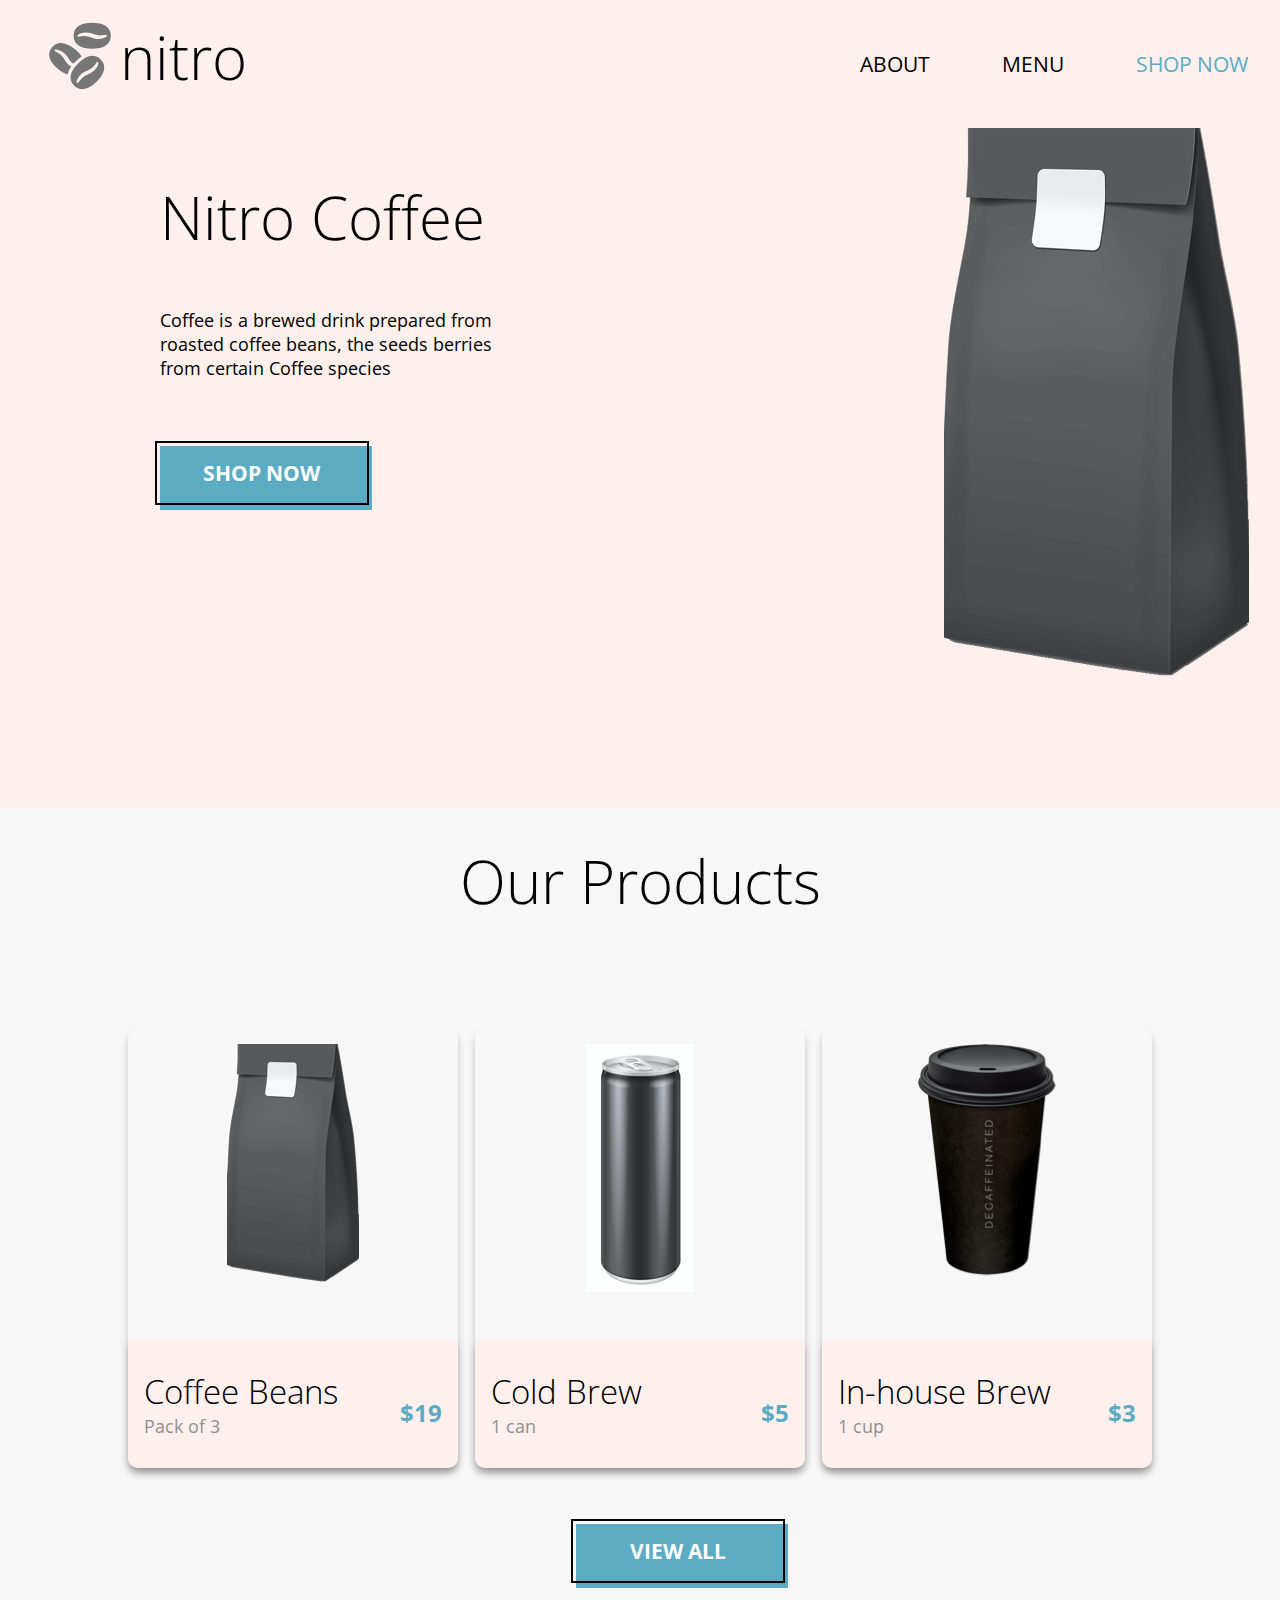
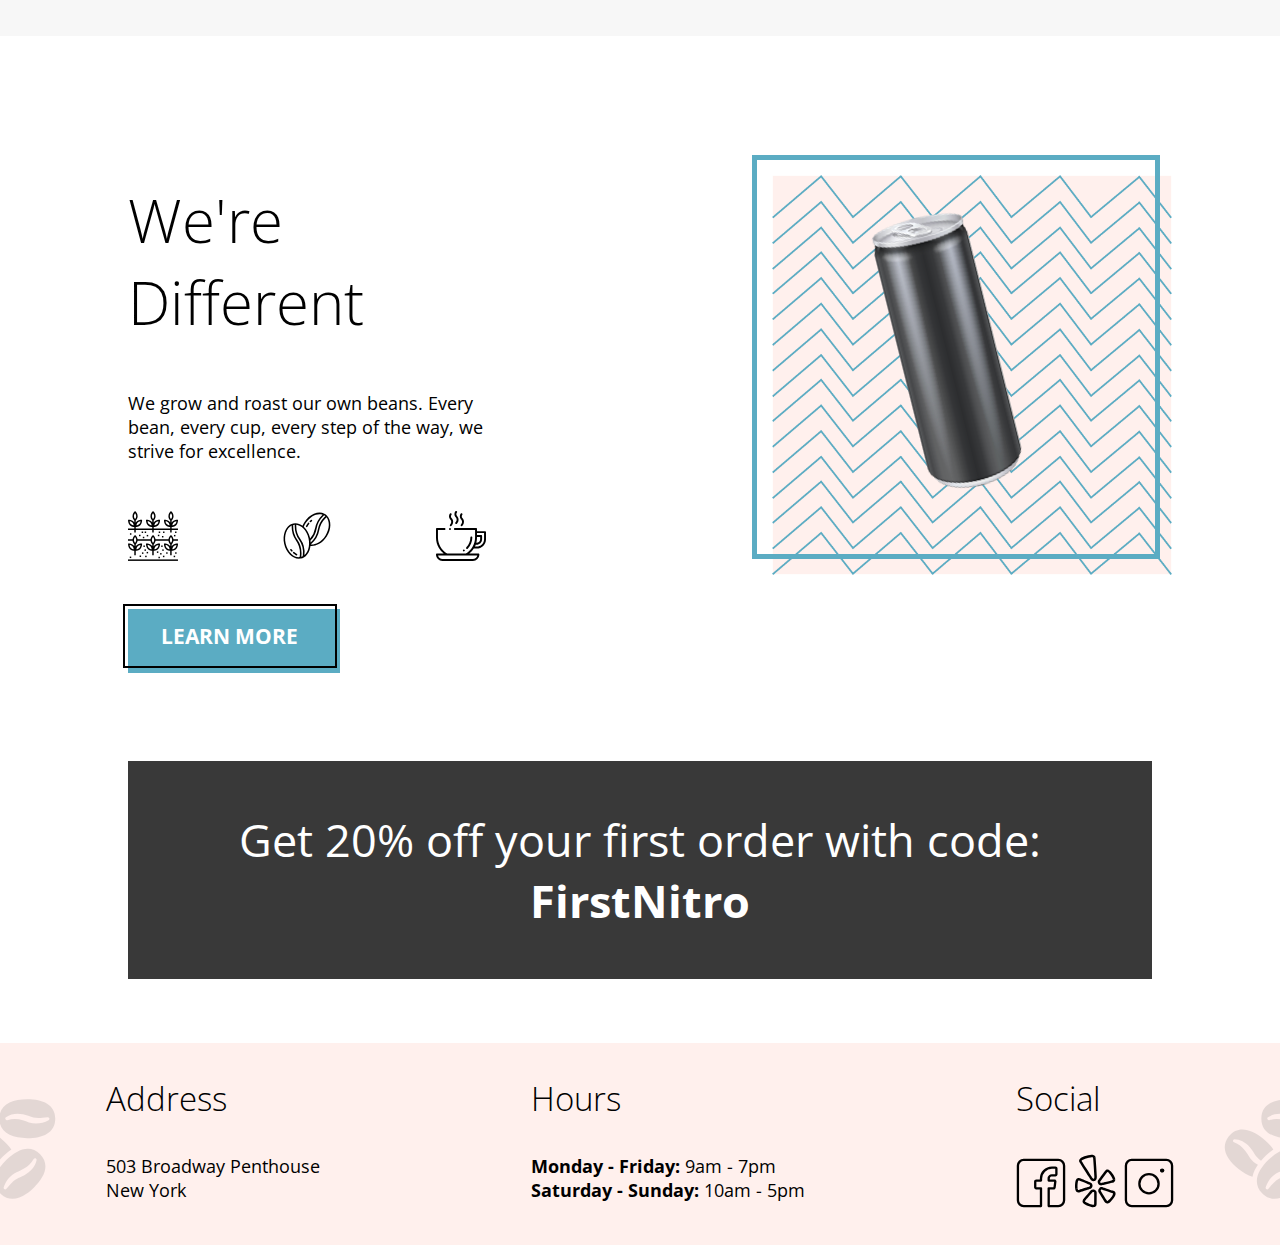
<file: index.html>
<!DOCTYPE html>
<html lang="en">
  <head>
    <meta charset="UTF-8" />
    <meta name="viewport" content="width=device-width, initial-scale=1.0" />
    <link
      href="https://fonts.googleapis.com/css2?family=Open+Sans:ital,wght@0,300;0,400;0,600;0,700;1,400&display=swap"
      rel="stylesheet"
    />
    <link rel="stylesheet" href="./scss/landing.css" />
    <title>Coffee Shop - Home</title>
  </head>
  <body>
    <header>
<!-- Navigation bar -->
      <section class="nav">
        <div class="nav__heading">
          <a class= "nav__logo__link" href= ../index.html ><img class="nav__logo" src="../assets/logos/coffee-beans-logo-and-footer.svg" alt="coffee bean logo"/></a>
          <h1 class="nav__heading--text"><a href="../index.html">nitro</a></h1>
        </div>
        <ul class="nav__list">
          <li class="nav__item"><a class="nav__link" href="../index.html">ABOUT</a></li>
          <li class="nav__item"><a class="nav__link" href="../pages/menu.html">MENU</a></li>
          <li class="nav__item"><a class="nav__link  nav__item--highlight" href="../pages/menu.html">SHOP NOW</a></li>
        </ul>
      </header>
<!-- Hero section -->
<main>
      <div class="intro">
        <div class="intro__title">
          <h2 class="intro__title--text">Nitro Coffee</h2>
          <p class="intro__title--content">
            Coffee is a brewed drink prepared from roasted coffee beans, the seeds
            berries from certain Coffee species
            </p>
            <div class="button-wrap">
              <div class="button-wrap__background"></div>
              <div class="button">
              <a class="intro__title--link" href ="./pages/menu.html">
              SHOP NOW
            </a>
              </div>
            </div>
        </div>
        <div class="intro__title intro__title--image">
          <img src="./assets/images/coffeebeans-hero.png" alt="coffee bag"/>
          </div>
      </div>
<!-- Products card -->
      <section class="products">
        <h2 class="products__title">Our Products</h2>
        <section class="products__card--container">
        <section class="products__card">
        <img class="products__image" src="./assets/images/coffeebeans.png" alt="coffee beans" />
        <div class="products__description">
          <div class="products__description--box">
          <h3 class="products__name">Coffee Beans</h3>
          <p class="products__quantity">Pack of 3</p>
        </div>
          <p class="products__price">$19</p>
        </div>
      </section>
      <section class="products__card">
        <img class="products__image" src="./assets/images/coldbrew.png" alt="cold brew" />
        <div class="products__description">
          <div class="products__description--box">
        <h3 class="products__name">Cold Brew</h3>
        <p class="products__quantity">1 can</p>
        </div>
        <p class="products__price">$5</p>
        </div>
      </section>
      <section class="products__card">
        <img class="products__image" src="./assets/images/inhousebrew.png" alt="in-house brew" />
        <div class="products__description">
          <div class="products__description--box">
        <h3 class="products__name">In-house Brew</h3>
        <p class="products__quantity">1 cup</p>
        </div>
        <p class="products__price">$3</p>
      </div>
    </section>
        </section>
        <section class="products__view">
          <div class="button-wrap">
            <div class="button-wrap__background"></div>
            <div class="button">
          <a class="products__link" href="./pages/menu.html">VIEW ALL</a>
          </div>
          </div>
        </section>
        </section>
<!-- Discount part -->
      <section class="discount">
        <div class="discount__content">
          <h2 class="discount__content--title">We're Different</h2>
          <p class="discount__content--text">We grow and roast our own beans. Every bean, every cup, every step of the way, we strive for excellence.</p>
          <div class="discount__content--pics">
              <img class="icon" src="./assets/logos/planting.svg" alt="tree plant">
              <img class="icon" src="./assets/logos/coffee-beans.svg" alt="coffee bean">
              <img class="icon" src="./assets/logos/coffee-cup.svg" alt="coffee cup">
          </div>
          <section class="discount__view">
            <div class="button-wrap">
              <div class="button-wrap__background"></div>
              <div class="button">
            <a class="discount__link" href="./pages/menu.html">LEARN MORE</a>
              </div>
            </div>
          </section>
        </div>
        <div class="discount__background">
          <div class="discount__images--wrap"></div>
          <img class="discount__images" src="./assets/images/tiltedcan.png" alt="tilted can">
          <div class="discount__background--pic"></div>
        </div>
      </section>
      <p class="discount__text">
        Get 20% off your first order with code:
        <span class="discount__code bold">FirstNitro</span>
      </p>

    </main>


    <footer>
<!-- Footer -->
<img class="contact__icon contact__icon--left" src="./assets/logos/coffee-beans-logo-and-footer.svg" alt="logo">
<img class="contact__icon contact__icon--right" src="./assets/logos/coffee-beans-logo-and-footer.svg" alt="logo">
      <section class="contact">
        <section class="contact__address">
          <h3>Address</h3>
          <p>503 Broadway Penthouse<br />New York</p>
        </section>
        <section class="contact__hours">
          <h3>Hours</h3>
          <p>
            <span class="bold">Monday - Friday:</span> 9am - 7pm<br />
            <span class="bold">Saturday - Sunday:</span> 10am - 5pm
          </p>
        </section>
        <section class="contact__social">
          <h3>Social</h3>
          <a href="https://facebook.com"><img class="contact__social--icon icon" src="./assets/logos/Facebook-Icon.svg" alt="facebook"/></a>
          <a href="https://yelp.com"><img class="contact__social--icon icon" src="./assets/logos/Yelp-Icon.svg" alt="yelp" /></a>
          <a href="https://instagram.com"><img class="contact__social--icon icon" src="./assets/logos/Instagram-Icon.svg" alt="instagram" /></a>
        </section>
      </section>
    </footer>
  </body>
</html>
</file>
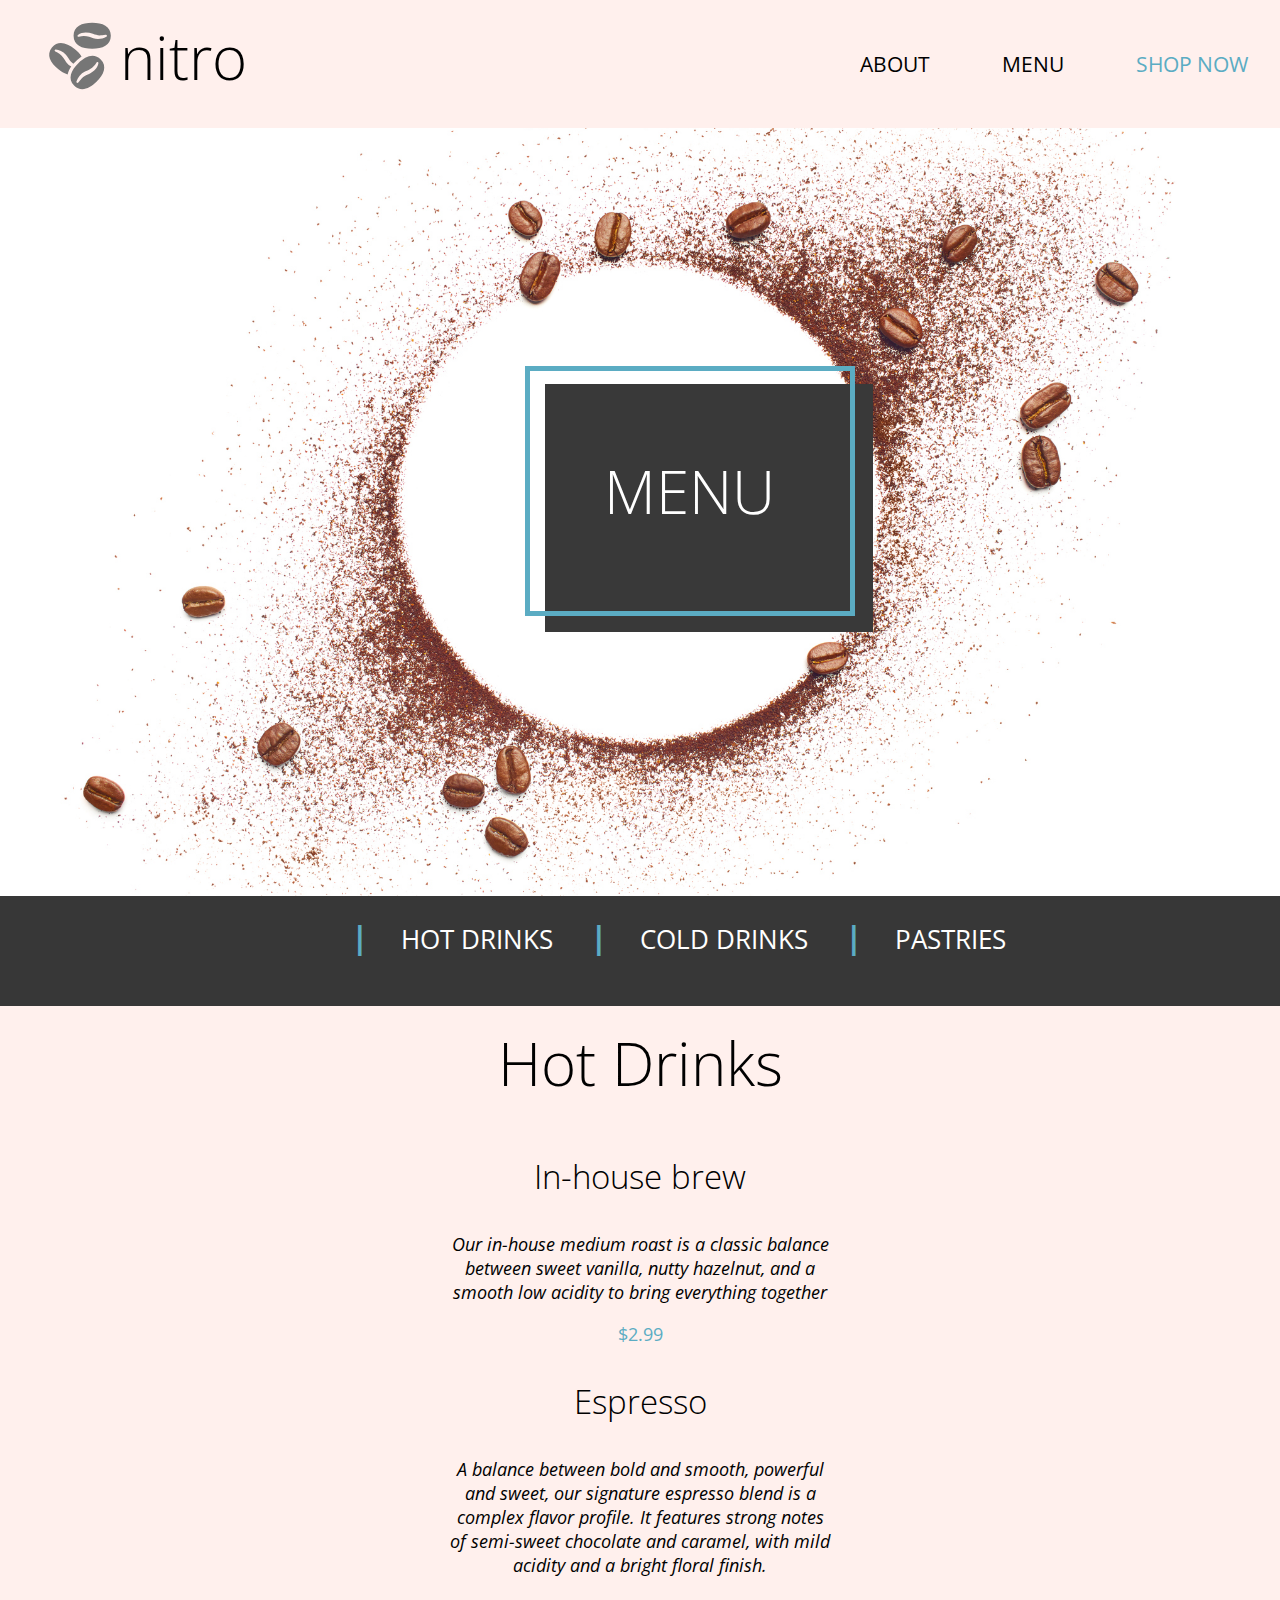
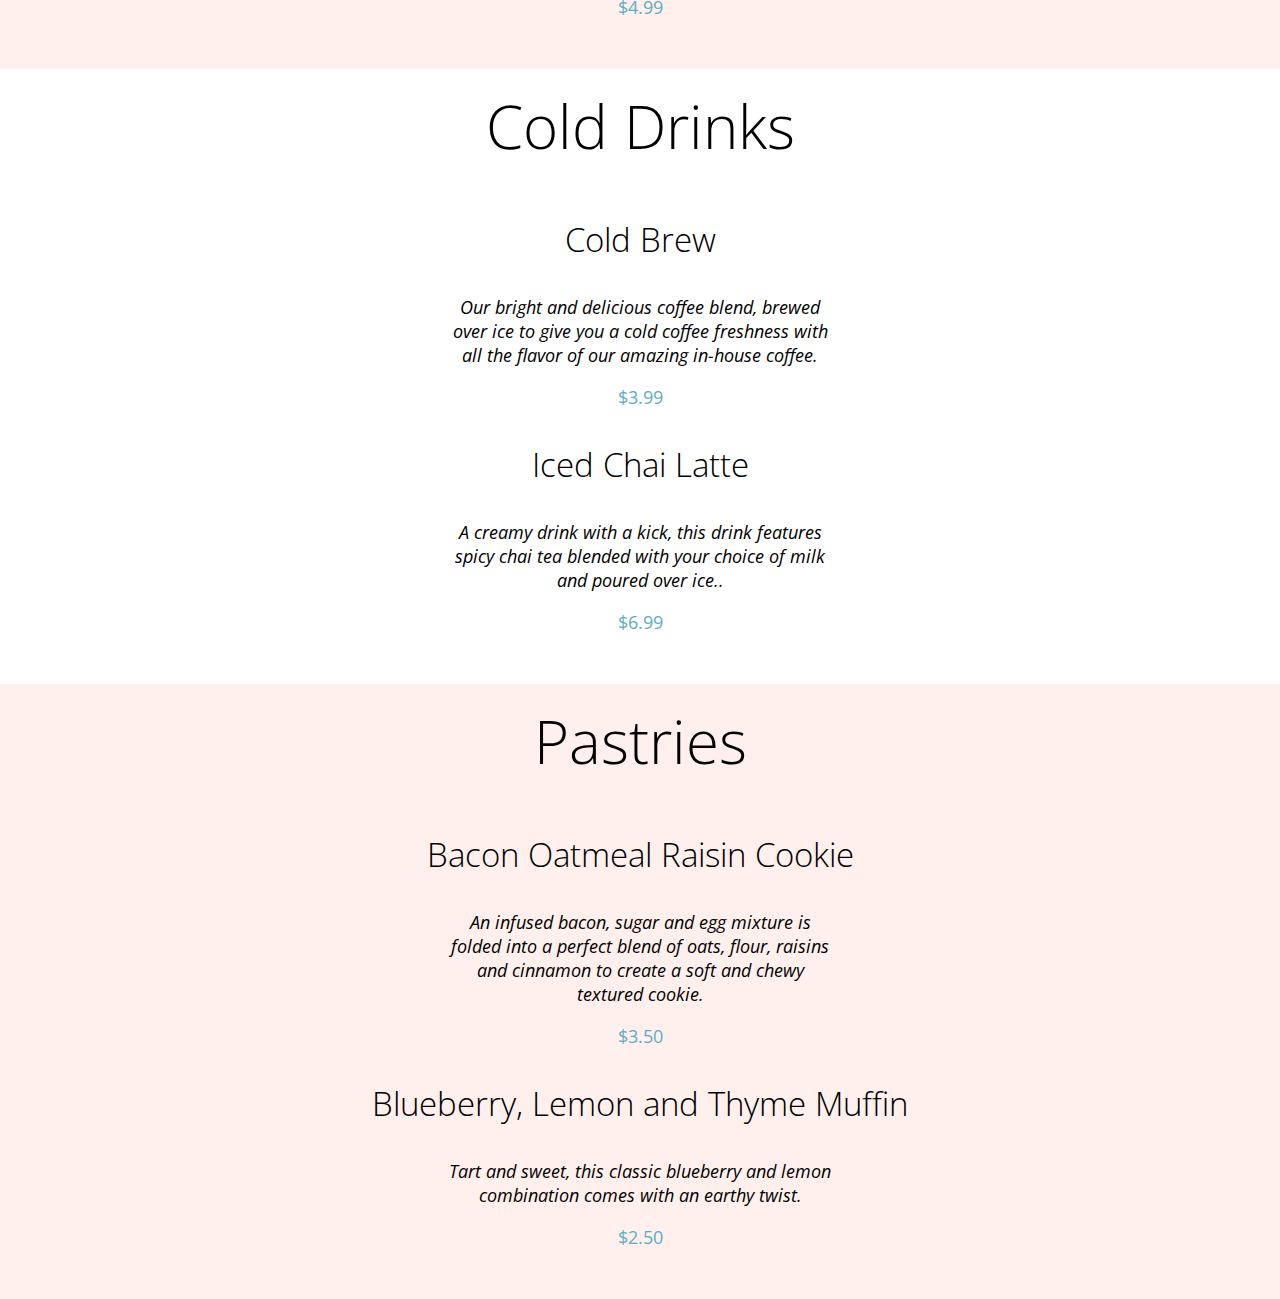
<file: pages/menu.html>
<!DOCTYPE html>
<html lang="en">
<head>
    <meta charset="UTF-8">
    <meta name="viewport" content="width=device-width, initial-scale=1.0">
    <link href="https://fonts.googleapis.com/css2?family=Open+Sans:ital,wght@0,300;0,400;0,600;0,700;1,400&display=swap" rel="stylesheet">
    <link rel="stylesheet" href="../scss/menu.css">
    <title>Coffee Shop - Menu</title>
</head>
<body>
    <header>
        <section class="nav">
            <div class="nav__heading">
            <a class= "nav__logo__link" href= ../index.html ><img class="nav__logo" src="../assets/logos/coffee-beans-logo-and-footer.svg" alt="coffee bean logo"/></a>
            <h1 class="nav__heading--text"><a href="../index.html">nitro</a></h1>
            </div>
            <ul class="nav__list">
              <li class="nav__item"><a class="nav__link" href="../index.html">ABOUT</a></li>
              <li class="nav__item"><a class="nav__link" href="../pages/menu.html">MENU</a></li>
              <li class="nav__item"><a class="nav__link  nav__item--highlight" href="../pages/menu.html">SHOP NOW</a></li>
            </ul>
    </header>
    <main>
          </section>
        <section class="menu-background">
            <div class="menu-title">
                <div class="menu-title__wrap"></div>
                <h1 class="menu-title__text">MENU</h1>
            </div>
        </section>
    <section class="sub-nav">    
        <ul class="sub-nav__list">
            <li class="sub-nav__item"><a class="sub-nav__link" href="./menu.html#hot-drinks"><span class="sub-nav__link--border">|</span>Hot Drinks</a></li>
            <li class="sub-nav__item"><a class="sub-nav__link" href="./menu.html#cold-drinks"><span class="sub-nav__link--border">|</span>Cold Drinks</a></li>
            <li class="sub-nav__item"><a class="sub-nav__link" href="./menu.html#pastries"><span class="sub-nav__link--border">|</span>Pastries</a></li>
        </ul>
    </section>
            <section id="hot-drinks">
                <h2 class="menu__item--title">Hot Drinks</h2>
                <h3 class="menu__item--name">In-house brew</h3>
                    <p class="menu__item--content">Our in-house medium roast is a classic balance between sweet vanilla, nutty hazelnut, and a smooth low acidity to bring everything together</p>
                    <p class="products__price menu__price">$2.99</p>
                <h3 class="menu__item--name">Espresso</h3>
                    <p class="menu__item--content">A balance between bold and smooth, powerful and sweet, our signature espresso blend is a complex flavor profile. It features strong notes of semi-sweet chocolate and caramel, with mild acidity and a bright floral finish.</p>
                    <p class="products__price menu__price">$4.99</p>
            </section>    
            <section id="cold-drinks">
                <h2 class="menu__item--title">Cold Drinks</h2>
                    <h3 class="menu__item--name">Cold Brew</h3>
                        <p class="menu__item--content">Our bright and delicious coffee blend, brewed over ice to give you a cold coffee freshness with all the flavor of our amazing in-house coffee.</p>
                        <p class="products__price menu__price">$3.99</p>
                    <h3 class="menu__item--name">Iced Chai Latte</h3>
                        <p class="menu__item--content">A creamy drink with a kick, this drink features spicy chai tea blended with your choice of milk and poured over ice..</p>
                        <p class="products__price menu__price">$6.99</p>
            </section>
            <section id="pastries">
                <h2 class="menu__item--title">Pastries</h2>
                    <h3 class="menu__item--name">Bacon Oatmeal Raisin Cookie</h3>
                        <p class="menu__item--content">An infused bacon, sugar and egg mixture is folded into a perfect blend of oats, flour, raisins and cinnamon to create a soft and chewy textured cookie.</p>
                        <p class="products__price menu__price">$3.50</p>
                    <h3 class="menu__item--name">Blueberry, Lemon and Thyme Muffin</h3>
                        <p class="menu__item--content">Tart and sweet, this classic blueberry and lemon combination comes with an earthy twist.</p>
                        <p class="products__price menu__price">$2.50</p>
            </section>
        </main>
</body>
</html>
</file>
<file: scss/landing.css>
body {
  font-family: "Open Sans";
  font-weight: 400;
  -webkit-text-decoration: #393939;
          text-decoration: #393939;
  overflow-x: hidden;
  margin: 0;
}

.intro, .nav {
  background-color: #fff0ed;
}

.nav {
  padding-left: 2.5rem;
  display: flex;
  justify-content: space-between;
  height: 8rem;
}
.nav__heading {
  display: flex;
  flex-direction: row;
  align-content: flex-start;
  align-items: flex-start;
}
.nav__heading--text {
  margin-top: 0;
}
.nav * {
  text-decoration: none;
  color: black;
}
.nav__logo {
  min-width: 3.125rem;
  width: 5rem;
  height: 5rem;
  min-height: 3.125rem;
}
.nav__logo__link {
  height: 5rem;
}
.nav__link {
  font-size: 1.3125rem;
  font-weight: 400;
}
.nav > * {
  margin-top: 1rem;
}
.nav__item {
  margin-left: 2.5rem;
}
.nav__item--highlight {
  color: #5bacc3;
}
.nav__list {
  display: flex;
  justify-content: space-around;
  align-items: center;
}
.nav__item {
  list-style: none;
  padding-right: 2rem;
}

.button {
  background-color: transparent;
  color: #fff;
  padding: 1.25rem;
  text-align: center;
  text-decoration: none;
  font-size: 1.3125rem;
  font-weight: 700;
}

h1,
h2,
nav h2 {
  font-size: 3.75rem;
  font-weight: 300;
}

h3,
footer h3 {
  font-size: 2.0625rem;
  font-weight: 300;
}

p {
  font-size: 1.125rem;
  font-weight: 400;
}

.bold {
  font-weight: 700;
}

.products__price {
  color: #5bacc3;
}

/* This part is hero part */
.intro {
  width: auto;
  height: 37.5rem;
  padding-left: 10rem;
  padding-bottom: 5rem;
  display: flex;
  justify-content: space-between;
}
.intro__title {
  display: inline-block;
  width: 30%;
}
.intro__title--image {
  min-height: 50%;
  max-height: 100%;
  padding-left: 30%;
}
.intro__title--text {
  padding-top: 0;
}
.intro__title:first-child > * {
  margin-top: 3rem;
}

.button {
  display: inline-block;
}
.button-wrap {
  position: absolute;
}
.button-wrap__background {
  position: relative;
  width: 13.25rem;
  height: 4rem;
  background-color: #5bacc3;
}

.intro__title--link,
.products__link,
.discount__link {
  position: absolute;
  top: -5px;
  left: -5px;
  border: 2px solid black;
  width: 11.5rem;
  color: #fff;
  text-decoration: none;
  padding: 1rem 0.8rem;
  transition: 0;
}
.intro__title--link:active,
.products__link:active,
.discount__link:active {
  top: 0;
  left: 0;
}

/* This part is products showcase */
.products {
  background-color: #f7f7f7;
  padding-bottom: 2rem;
  text-align: center;
  padding-bottom: 7rem;
}
.products__title {
  text-align: center;
  margin-top: 0;
  padding-top: 2rem;
}
.products__card {
  display: flex;
  margin: 5.5% 0;
  min-width: 20.625rem;
  max-width: 21.875rem;
  min-height: 27.5rem;
  max-height: 28.75rem;
  border-radius: 0.625rem;
  box-shadow: 0 5px 9px -1px rgba(0, 0, 0, 0.25);
  flex-direction: column;
  align-items: flex-start;
  justify-content: space-between;
}
.products__card > * {
  text-align: center;
  margin-left: auto;
  margin-right: auto;
  display: block;
  padding-top: 1rem;
}
.products__card--container {
  background-color: #f7f7f7;
  display: flex;
  justify-content: space-between;
  margin-left: 10%;
  margin-right: 10%;
}
.products__view {
  margin-right: auto;
  display: block;
  position: absolute;
  text-align: center;
  margin-left: 45%;
}
.products__description {
  background-color: #fff0ed;
  margin: 0;
  min-width: 20.625rem;
  max-width: 21.875rem;
  display: flex;
  justify-content: space-between;
  align-items: center;
  flex-direction: row;
  height: 7rem;
  border-bottom-right-radius: 0.625rem;
  border-bottom-left-radius: 0.625rem;
  box-shadow: 0 5px 9px -1px rgba(0, 0, 0, 0.25);
}
.products__description--box {
  display: flex;
  flex-direction: column;
  justify-content: flex-start;
  align-items: flex-start;
  padding-left: 1rem;
}
.products__price {
  font-size: 1.5rem;
  font-weight: 700;
  padding-right: 1rem;
}
.products__name {
  padding-left: 0;
  margin-bottom: 0;
  margin-top: 0;
}
.products__quantity {
  margin-top: 0;
  color: #909090;
}

@-webkit-keyframes rotation {
  from {
    transform: rotate(0deg);
  }
  to {
    transform: rotate(360deg);
  }
}

@keyframes rotation {
  from {
    transform: rotate(0deg);
  }
  to {
    transform: rotate(360deg);
  }
}
/* This part is discount section */
@-webkit-keyframes discount-flashing {
  0% {
    background-color: #393939;
  }
  50% {
    background-color: #5bacc3;
  }
  100% {
    background-color: #393939;
  }
}
@keyframes discount-flashing {
  0% {
    background-color: #393939;
  }
  50% {
    background-color: #5bacc3;
  }
  100% {
    background-color: #393939;
  }
}
.discount {
  display: flex;
  justify-content: space-between;
  margin: 3% 10% 10%;
  padding-top: 5rem;
}
.discount__text {
  margin-left: 10%;
  margin-right: 10%;
  font-weight: 400;
  font-size: 2.8125rem;
  border: none;
  background-color: #393939;
  color: #fff;
  text-align: center;
  max-width: 90%;
  padding-top: 3rem;
  padding-bottom: 3rem;
  margin-bottom: 5%;
  width: auto;
  -webkit-animation: discount-flashing 2.5s infinite;
          animation: discount-flashing 2.5s infinite;
}
.discount__content--pics {
  display: flex;
  justify-content: space-between;
}
.discount__background {
  position: relative;
}
.discount__background--pic {
  position: relative;
  background-image: url(../assets/images/coldbrewbackground.png);
  background-size: 100%;
  height: 25rem;
  background-repeat: no-repeat;
  min-width: 25rem;
  max-width: 31.25rem;
  z-index: 0;
  top: 20px;
  left: 20px;
}
.discount__images {
  position: absolute;
  padding: 3.5625rem 7.4375rem;
  z-index: 2;
}
.discount__images:hover {
  -webkit-animation: rotation 2s infinite;
          animation: rotation 2s infinite;
}
.discount__images--wrap {
  position: absolute;
  border: 5px solid #5bacc3;
  padding: 3.5625rem 7.4375rem;
  z-index: 1;
  height: 17.5rem;
  width: 10rem;
}
.discount__content {
  width: 35%;
  display: flex;
  flex-direction: column;
  justify-content: flex-start;
}
.discount__content > * {
  margin: 1.5rem 0;
}

/* This part is footer section */
footer {
  background-color: #fff0ed;
  position: relative;
}

.contact {
  display: flex;
  justify-content: space-around;
  position: relative;
  padding-bottom: 2%;
  position: relative;
}
.contact__icon {
  position: absolute;
  width: 120px;
  opacity: 20%;
}
.contact__icon--left {
  left: -4%;
  top: 23%;
}
.contact__icon--right {
  float: right;
  right: -4%;
  top: 23%;
}

.icon {
  width: 3.125rem;
}/*# sourceMappingURL=landing.css.map */
</file>
<file: scss/menu.css>
body {
  font-family: "Open Sans";
  font-weight: 400;
  -webkit-text-decoration: #393939;
          text-decoration: #393939;
  overflow-x: hidden;
  margin: 0;
}

.intro, .nav {
  background-color: #fff0ed;
}

.nav {
  padding-left: 2.5rem;
  display: flex;
  justify-content: space-between;
  height: 8rem;
}
.nav__heading {
  display: flex;
  flex-direction: row;
  align-content: flex-start;
  align-items: flex-start;
}
.nav__heading--text {
  margin-top: 0;
}
.nav * {
  text-decoration: none;
  color: black;
}
.nav__logo {
  min-width: 3.125rem;
  width: 5rem;
  height: 5rem;
  min-height: 3.125rem;
}
.nav__logo__link {
  height: 5rem;
}
.nav__link {
  font-size: 1.3125rem;
  font-weight: 400;
}
.nav > * {
  margin-top: 1rem;
}
.nav__item {
  margin-left: 2.5rem;
}
.nav__item--highlight {
  color: #5bacc3;
}
.nav__list {
  display: flex;
  justify-content: space-around;
  align-items: center;
}
.nav__item {
  list-style: none;
  padding-right: 2rem;
}

.button {
  background-color: transparent;
  color: #fff;
  padding: 1.25rem;
  text-align: center;
  text-decoration: none;
  font-size: 1.3125rem;
  font-weight: 700;
}

h1,
h2,
nav h2 {
  font-size: 3.75rem;
  font-weight: 300;
}

h3,
footer h3 {
  font-size: 2.0625rem;
  font-weight: 300;
}

p {
  font-size: 1.125rem;
  font-weight: 400;
}

.bold {
  font-weight: 700;
}

.products__price {
  color: #5bacc3;
}

main {
  text-align: center;
  margin-left: auto;
  margin-right: auto;
  margin-top: 0;
}

main > * {
  padding-bottom: 2rem;
  padding-top: 1rem;
}

.menu-title {
  position: relative;
  top: 28%;
  left: 41%;
}
.menu-title__wrap {
  background-color: #393939;
  width: 20.5rem;
  height: 15.5rem;
  position: relative;
  z-index: 0;
  top: 38px;
  left: 20px;
}
.menu-title__text {
  color: #fff;
  margin-top: 0;
  text-align: center;
  border: 5px solid #5bacc3;
  width: 20rem;
  height: 15rem;
  display: flex;
  align-items: center;
  justify-content: center;
  position: absolute;
  top: 20px;
  z-index: 1;
}

.sub-nav {
  display: list-item;
  text-align: center;
  margin-left: auto;
  margin-right: auto;
  background-color: #373737;
  min-height: 3.75rem;
  max-height: 5rem;
  list-style-type: decimal;
  margin-top: 0;
}
.sub-nav__link {
  color: #fff;
  text-decoration: none;
  text-transform: uppercase;
}
.sub-nav__link--border {
  color: #5bacc3;
  font-weight: 700;
  margin-right: 2rem;
  font-size: 2rem;
}
.sub-nav__item {
  display: inline-block;
  margin-left: 3%;
  font-size: 1.6rem;
}
.sub-nav__list {
  display: flex;
  justify-content: center;
  padding-top: 0.2rem;
  margin-top: 0;
}

.menu__item--content {
  padding-left: 35%;
  padding-right: 35%;
  font-style: italic;
}
.menu__item--name {
  padding: 0;
}
.menu__item--title:first-child {
  margin-top: 0;
}

.menu-background {
  background-image: url("../assets/images/coffee-circle.jpg");
  background-size: 100%;
  height: 80vh;
  width: 100%;
  background-position: center;
  margin-top: 0;
}

#hot-drinks,
#pastries {
  background-color: #fff0ed;
}/*# sourceMappingURL=menu.css.map */
</file>
